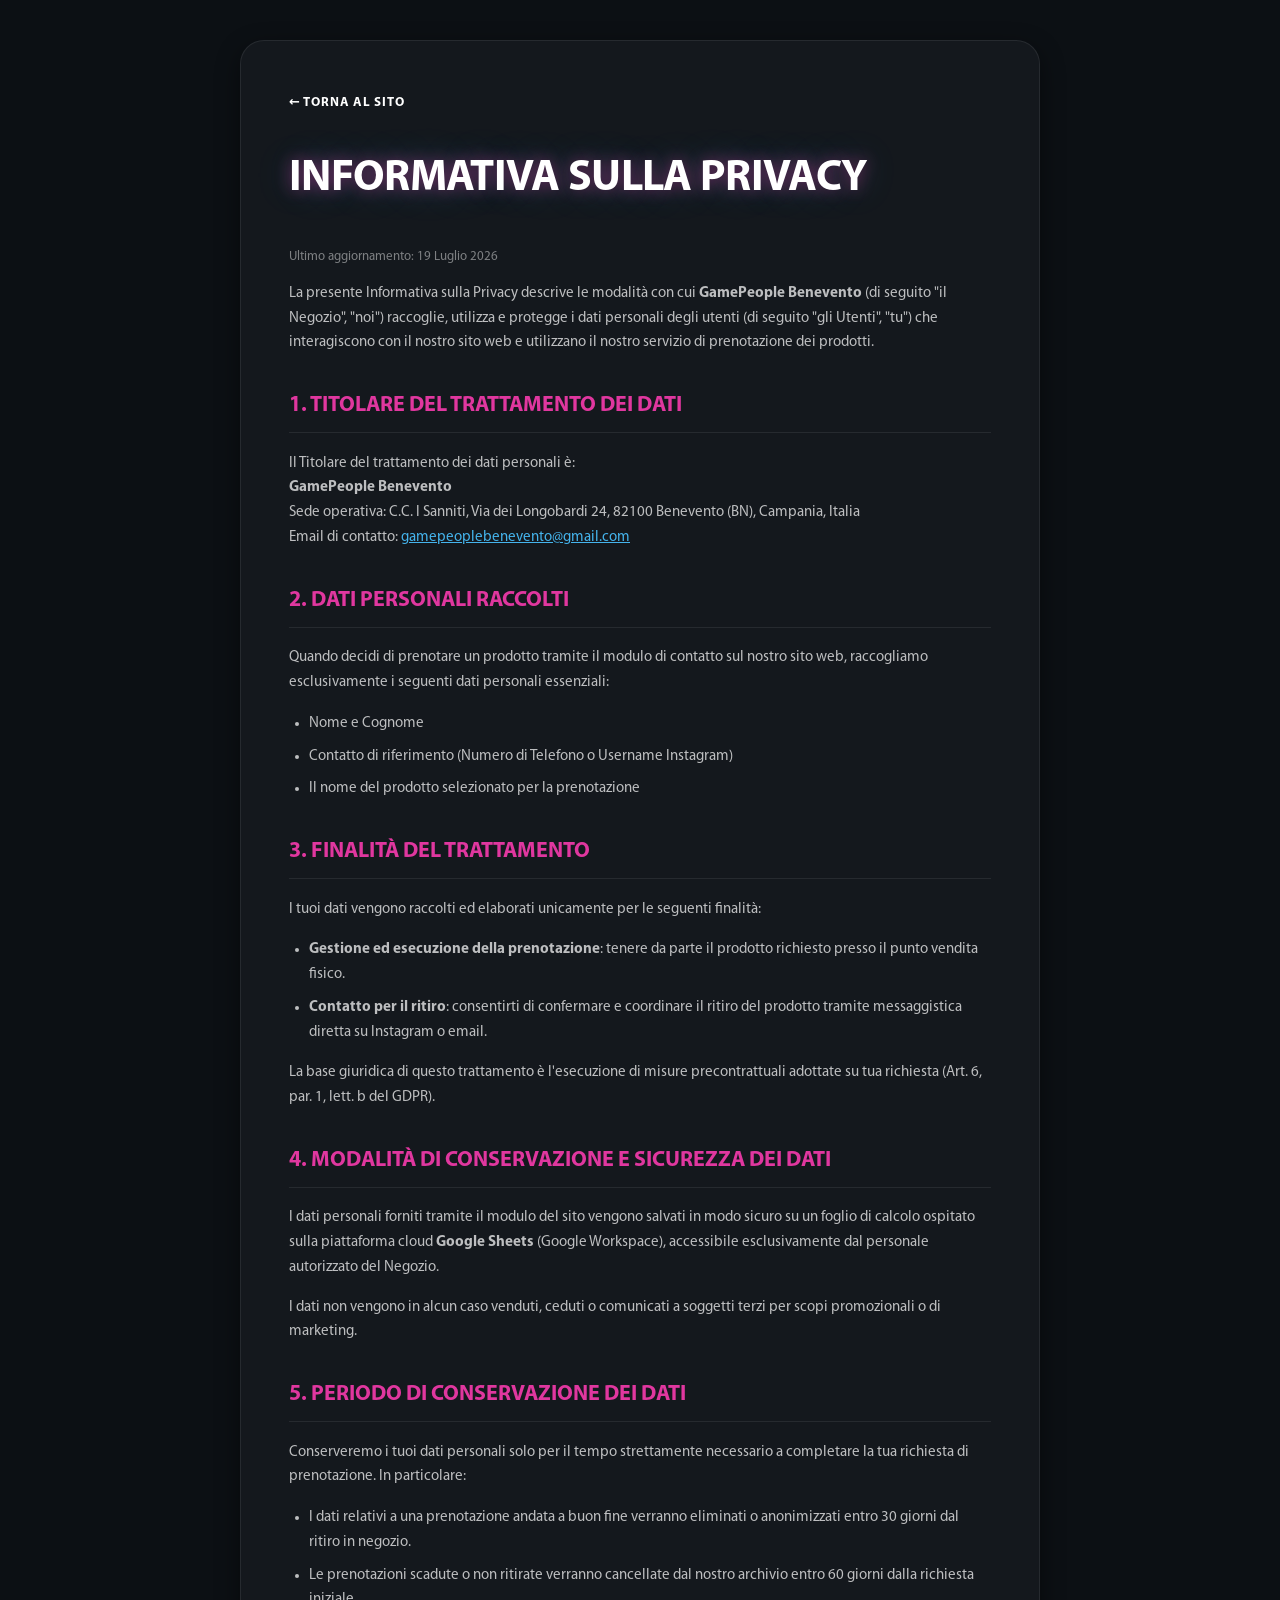
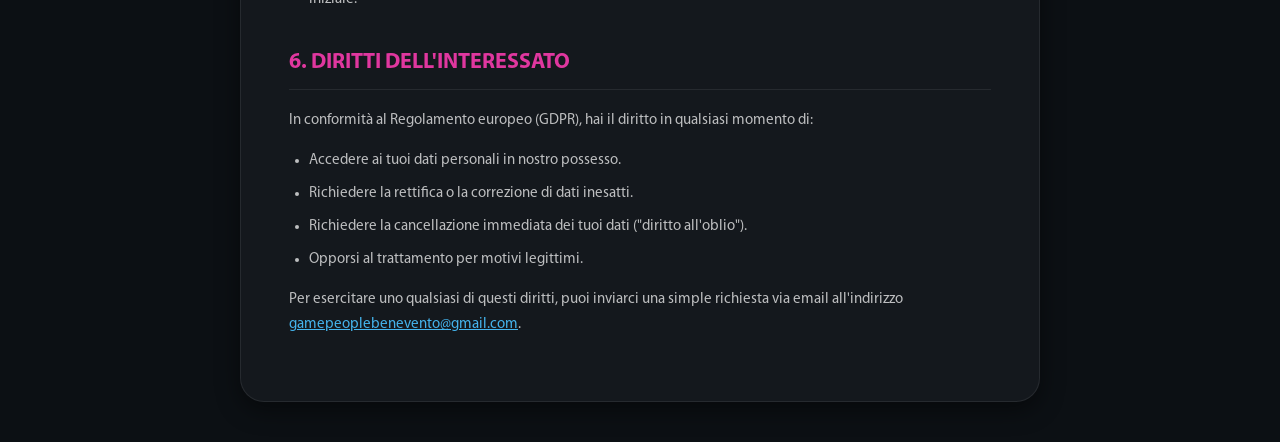
<file: privacy.html>
<!DOCTYPE html>
<html lang="it">
<head>
  <meta charset="utf-8">
  <meta name="viewport" content="width=device-width, initial-scale=1">
  <title>Informativa sulla Privacy | GamePeople Benevento</title>
  <link rel="icon" href="../assets/logo-favicon.svg" type="image/svg+xml">
  <link rel="stylesheet" href="../colors_and_type.css">
  <style>
    body {
      background: var(--bg-stage);
      color: var(--fg-1);
      font-family: var(--font-body);
      line-height: 1.65;
      margin: 0;
      padding: 40px 20px;
      display: flex;
      justify-content: center;
      align-items: center;
      min-height: 100vh;
      box-sizing: border-box;
    }
    .container {
      max-width: 800px;
      width: 100%;
      background: var(--bg-card);
      border: 1px solid var(--border-hairline);
      border-radius: var(--radius-lg);
      padding: clamp(24px, 6vw, 48px);
      box-shadow: var(--shadow-card);
      box-sizing: border-box;
    }
    h1 {
      font-family: var(--font-display);
      text-transform: uppercase;
      color: #fff;
      text-shadow: var(--glow-headline-soft);
      margin-top: 0;
      font-size: clamp(28px, 4vw, 44px);
      letter-spacing: -0.015em;
    }
    h2 {
      font-family: var(--font-display);
      text-transform: uppercase;
      color: var(--gp-magenta-bright);
      margin-top: 32px;
      font-size: clamp(18px, 2.5vw, 22px);
      border-bottom: 1px solid var(--border-hairline);
      padding-bottom: 8px;
    }
    p, li {
      color: var(--fg-2);
      font-size: 15px;
    }
    ul {
      padding-left: 20px;
    }
    li {
      margin-bottom: 8px;
    }
    a {
      color: var(--gp-blue-bright);
      text-decoration: underline;
      transition: color 0.15s ease;
    }
    a:hover {
      color: #fff;
    }
    .back-btn {
      display: inline-flex;
      align-items: center;
      margin-bottom: 30px;
      color: #fff;
      font-weight: 700;
      text-transform: uppercase;
      font-size: 13px;
      letter-spacing: .06em;
      gap: 6px;
      transition: transform 0.15s ease;
      text-decoration: none;
    }
    .back-btn:hover {
      transform: translateX(-3px);
      color: var(--gp-magenta-bright);
    }
  </style>
</head>
<body>
  <div class="container">
    <a href="/" class="back-btn">
      ← Torna al sito
    </a>
    <h1>Informativa sulla Privacy</h1>
    <p style="color: var(--fg-3); font-size: 13px;">Ultimo aggiornamento: 19 Luglio 2026</p>
    <p>La presente Informativa sulla Privacy descrive le modalità con cui <strong>GamePeople Benevento</strong> (di seguito "il Negozio", "noi") raccoglie, utilizza e protegge i dati personali degli utenti (di seguito "gli Utenti", "tu") che interagiscono con il nostro sito web e utilizzano il nostro servizio di prenotazione dei prodotti.</p>

    <h2>1. Titolare del Trattamento dei Dati</h2>
    <p>Il Titolare del trattamento dei dati personali è:<br>
    <strong>GamePeople Benevento</strong><br>
    Sede operativa: C.C. I Sanniti, Via dei Longobardi 24, 82100 Benevento (BN), Campania, Italia<br>
    Email di contatto: <a href="mailto:gamepeoplebenevento@gmail.com">gamepeoplebenevento@gmail.com</a></p>

    <h2>2. Dati Personali Raccolti</h2>
    <p>Quando decidi di prenotare un prodotto tramite il modulo di contatto sul nostro sito web, raccogliamo esclusivamente i seguenti dati personali essenziali:</p>
    <ul>
      <li>Nome e Cognome</li>
      <li>Contatto di riferimento (Numero di Telefono o Username Instagram)</li>
      <li>Il nome del prodotto selezionato per la prenotazione</li>
    </ul>

    <h2>3. Finalità del Trattamento</h2>
    <p>I tuoi dati vengono raccolti ed elaborati unicamente per le seguenti finalità:</p>
    <ul>
      <li><strong>Gestione ed esecuzione della prenotazione</strong>: tenere da parte il prodotto richiesto presso il punto vendita fisico.</li>
      <li><strong>Contatto per il ritiro</strong>: consentirti di confermare e coordinare il ritiro del prodotto tramite messaggistica diretta su Instagram o email.</li>
    </ul>
    <p>La base giuridica di questo trattamento è l'esecuzione di misure precontrattuali adottate su tua richiesta (Art. 6, par. 1, lett. b del GDPR).</p>

    <h2>4. Modalità di Conservazione e Sicurezza dei Dati</h2>
    <p>I dati personali forniti tramite il modulo del sito vengono salvati in modo sicuro su un foglio di calcolo ospitato sulla piattaforma cloud <strong>Google Sheets</strong> (Google Workspace), accessibile esclusivamente dal personale autorizzato del Negozio.</p>
    <p>I dati non vengono in alcun caso venduti, ceduti o comunicati a soggetti terzi per scopi promozionali o di marketing.</p>

    <h2>5. Periodo di Conservazione dei Dati</h2>
    <p>Conserveremo i tuoi dati personali solo per il tempo strettamente necessario a completare la tua richiesta di prenotazione. In particolare:</p>
    <ul>
      <li>I dati relativi a una prenotazione andata a buon fine verranno eliminati o anonimizzati entro 30 giorni dal ritiro in negozio.</li>
      <li>Le prenotazioni scadute o non ritirate verranno cancellate dal nostro archivio entro 60 giorni dalla richiesta iniziale.</li>
    </ul>

    <h2>6. Diritti dell'Interessato</h2>
    <p>In conformità al Regolamento europeo (GDPR), hai il diritto in qualsiasi momento di:</p>
    <ul>
      <li>Accedere ai tuoi dati personali in nostro possesso.</li>
      <li>Richiedere la rettifica o la correzione di dati inesatti.</li>
      <li>Richiedere la cancellazione immediata dei tuoi dati ("diritto all'oblio").</li>
      <li>Opporsi al trattamento per motivi legittimi.</li>
    </ul>
    <p>Per esercitare uno qualsiasi di questi diritti, puoi inviarci una simple richiesta via email all'indirizzo <a href="mailto:gamepeoplebenevento@gmail.com">gamepeoplebenevento@gmail.com</a>.</p>
  </div>
</body>
</html>
</file>
<file: colors_and_type.css>
/* ============================================================
   GamePeople Benevento — Colors & Type
   Source: Figma "GamePeople.fig" — extracted Nov 2025
   Brand: Italian TCG / collectibles store, Benevento, Italy
   ============================================================ */

/* ----- Brand webfont: Myriad Pro (self-hosted, user-supplied) -----
   The real brand face. Humanist sans with full condensed family.
   - Regular / Light / Semibold / Bold  → body, UI, subheads
   - Bold Condensed (+italic)            → display headlines & "moment" lines
   Family names below are referenced by --font-display / --font-body. */

@font-face {
  font-family: 'Myriad Pro';
  font-weight: 300;
  font-style: normal;
  src: url('fonts/MyriadPro-Light.otf') format('opentype');
  font-display: swap;
}

@font-face {
  font-family: 'Myriad Pro';
  font-weight: 400;
  font-style: normal;
  src: url('fonts/MYRIADPRO-REGULAR.OTF') format('opentype');
  font-display: swap;
}

@font-face {
  font-family: 'Myriad Pro';
  font-weight: 600;
  font-style: normal;
  src: url('fonts/MYRIADPRO-SEMIBOLD.OTF') format('opentype');
  font-display: swap;
}

@font-face {
  font-family: 'Myriad Pro';
  font-weight: 600;
  font-style: italic;
  src: url('fonts/MYRIADPRO-SEMIBOLDIT.OTF') format('opentype');
  font-display: swap;
}

@font-face {
  font-family: 'Myriad Pro';
  font-weight: 700;
  font-style: normal;
  src: url('fonts/MYRIADPRO-BOLD.OTF') format('opentype');
  font-display: swap;
}

@font-face {
  font-family: 'Myriad Pro';
  font-weight: 700;
  font-style: italic;
  src: url('fonts/MYRIADPRO-BOLDIT.OTF') format('opentype');
  font-display: swap;
}

/* Condensed cuts get their own family name (stretch is unreliable for .otf) */
@font-face {
  font-family: 'Myriad Pro Cond';
  font-weight: 400;
  font-style: normal;
  src: url('fonts/MYRIADPRO-COND.OTF') format('opentype');
  font-display: swap;
}

@font-face {
  font-family: 'Myriad Pro Cond';
  font-weight: 400;
  font-style: italic;
  src: url('fonts/MYRIADPRO-CONDIT.OTF') format('opentype');
  font-display: swap;
}

@font-face {
  font-family: 'Myriad Pro Cond';
  font-weight: 700;
  font-style: normal;
  src: url('fonts/MYRIADPRO-BOLDCOND.OTF') format('opentype');
  font-display: swap;
}

@font-face {
  font-family: 'Myriad Pro Cond';
  font-weight: 700;
  font-style: italic;
  src: url('fonts/MYRIADPRO-BOLDCONDIT.OTF') format('opentype');
  font-display: swap;
}

/* ----- Paired display face: Bricolage Grotesque (Google Fonts CDN) -----
   Characterful modern grotesque for short hero headlines. Pairs with the
   humanist Myriad Pro workhorse. Not a brand-supplied file — CDN-delivered. */
@import url('https://fonts.googleapis.com/css2?family=Bricolage+Grotesque:opsz,wght@12..96,600;12..96,700;12..96,800&display=swap');

:root {
  /* ---------- BRAND CORE (real logo palette) ------------- */
  --gp-magenta: #B31E80;
  /* primary brand magenta (real logo) */
  --gp-magenta-deep: #8E1566;
  /* shadow / hover variant       */
  --gp-magenta-bright: #E0379F;
  /* lifted magenta for glow on dark */
  --gp-blue: #2D99D5;
  /* secondary blue (real logo dots) */
  --gp-blue-deep: #2178AB;
  --gp-blue-bright: #45B4ED;
  /* lifted blue for glow on dark   */
  --gp-cyan: #2D99D5;
  /* alias — brand secondary is this blue */
  --gp-cyan-deep: #2178AB;

  /* ---------- COMMUNICATION PALETTE ----------------------- */
  /* Dark stage + white headlines wrapped in a magenta/blue chroma glow */
  --gp-ink: #0C1014;
  /* official Figma var "gray-100" */
  --gp-ink-soft: #14181D;
  /* lifted surface on dark      */
  --gp-ink-card: #1E2329;
  /* tertiary surface            */
  --gp-paper: #FFFFFF;
  /* official Figma var "white-100" */
  --gp-paper-dim: rgba(255, 255, 255, .72);
  --gp-paper-mute: rgba(255, 255, 255, .45);

  /* ---------- SEMANTIC SURFACES --------------------------- */
  --fg-1: var(--gp-paper);
  /* primary text on dark */
  --fg-2: var(--gp-paper-dim);
  /* secondary text       */
  --fg-3: var(--gp-paper-mute);
  /* tertiary / meta      */
  --fg-accent: var(--gp-paper);
  /* hero headline fill = white + chroma glow */
  --fg-magenta: var(--gp-magenta-bright);
  /* magenta accent on dark */
  --fg-blue: var(--gp-blue-bright);
  /* blue accent on dark    */
  --fg-link: var(--gp-blue-bright);
  /* link / pin / CTA       */
  --fg-pop: var(--gp-magenta);
  /* pop-callout ink (was orange) */

  --bg-stage: var(--gp-ink);
  /* default canvas       */
  --bg-stage-grad: radial-gradient(circle at 50% 0%, #1A1F26 0%, #0C1014 60%);
  --bg-card: var(--gp-ink-soft);
  --bg-card-2: var(--gp-ink-card);

  --border-hairline: rgba(255, 255, 255, .08);
  --border-strong: rgba(255, 255, 255, .18);

  /* ---------- TYPOGRAPHY (FAMILIES) ----------------------- */
  /* Display: Bricolage Grotesque — paired display face for short hero words */
  --font-display: 'Bricolage Grotesque', 'Myriad Pro', system-ui, sans-serif;
  /* Condensed: Myriad Pro Bold Condensed — for long headline lines        */
  --font-cond: 'Myriad Pro Cond', 'Arial Narrow', sans-serif;
  /* Subhead / body / UI: Myriad Pro upright                                */
  --font-body: 'Myriad Pro', 'Helvetica Neue', system-ui, -apple-system, Arial, sans-serif;
  /* "Moment" lines (timestamps): Myriad Pro Condensed (bold + italic)      */
  --font-moment: 'Myriad Pro Cond', 'Myriad Pro', sans-serif;
  --font-serif: var(--font-moment);
  /* back-compat alias */

  /* ---------- TYPE SCALE (px) ----------------------------- */
  --fs-display-xl: 220px;
  /* hero IG headlines (FB09, YU-GI-OH!) */
  --fs-display-lg: 140px;
  --fs-display-md: 88px;
  --fs-h1: 64px;
  --fs-h2: 44px;
  --fs-h3: 32px;
  --fs-body-lg: 22px;
  --fs-body: 17px;
  --fs-body-sm: 14px;
  --fs-meta: 12px;

  --lh-tight: 0.92;
  --lh-snug: 1.05;
  --lh-normal: 1.35;
  --lh-loose: 1.55;

  --ls-display: -0.01em;
  --ls-headline: 0.02em;
  --ls-caps: 0.08em;
  /* wide-tracked label caps */

  /* ---------- SPACING (modular, 4px base) ----------------- */
  --sp-1: 4px;
  --sp-2: 8px;
  --sp-3: 12px;
  --sp-4: 16px;
  --sp-5: 24px;
  --sp-6: 32px;
  --sp-7: 48px;
  --sp-8: 64px;
  --sp-9: 96px;

  /* ---------- RADII & SHADOWS ----------------------------- */
  --radius-sm: 6px;
  --radius-md: 12px;
  --radius-lg: 24px;
  --radius-pill: 999px;

  /* The signature chroma glow: magenta core + blue halo + faint white.
     Wraps the white hero headlines — neon-arcade energy for the TCG store. */
  --glow-headline: 0 0 22px rgba(224, 55, 159, .60),
    0 0 52px rgba(69, 180, 237, .42),
    0 0 8px rgba(255, 255, 255, .30);
  --glow-headline-soft: 0 0 16px rgba(224, 55, 159, .45),
    0 0 34px rgba(69, 180, 237, .30);
  /* Single-hue glows for monochrome headlines */
  --glow-magenta: 0 0 26px rgba(224, 55, 159, .60), 0 0 10px rgba(224, 55, 159, .55);
  --glow-blue: 0 0 26px rgba(69, 180, 237, .60), 0 0 10px rgba(69, 180, 237, .55);

  --shadow-card: 0 8px 24px rgba(0, 0, 0, .45);
  --shadow-pop: 0 12px 40px rgba(0, 0, 0, .6);
}

/* ============================================================
   SEMANTIC ELEMENT STYLES
   Apply by default to common tags + .gp-* helpers
   ============================================================ */

.gp-stage {
  background: var(--bg-stage);
  color: var(--fg-1);
  font-family: var(--font-body);
}

/* ----- Display headlines (white, wrapped in the chroma glow) - */
.gp-display,
h1.gp-display {
  font-family: var(--font-display);
  font-weight: 800;
  /* Bricolage Grotesque ExtraBold */
  font-size: var(--fs-display-lg);
  line-height: var(--lh-tight);
  letter-spacing: var(--ls-display);
  color: var(--fg-accent);
  /* white */
  text-shadow: var(--glow-headline);
  text-transform: uppercase;
}

.gp-display--xl {
  font-size: var(--fs-display-xl);
}

.gp-display--md {
  font-size: var(--fs-display-md);
}

/* Monochrome headline variants */
.gp-display--magenta {
  color: var(--fg-magenta);
  text-shadow: var(--glow-magenta);
}

.gp-display--blue {
  color: var(--fg-blue);
  text-shadow: var(--glow-blue);
}

/* Condensed display for long Italian lines (uses the Myriad cut) */
.gp-display--cond {
  font-family: var(--font-cond);
  font-weight: 700;
  letter-spacing: 0;
}

/* ----- White subhead (the bold sans line under headlines) -- */
.gp-subhead {
  font-family: var(--font-body);
  font-weight: 700;
  font-size: var(--fs-h2);
  line-height: var(--lh-snug);
  letter-spacing: var(--ls-headline);
  color: var(--fg-1);
  text-transform: uppercase;
}

/* ----- "Moment" lines (timestamps, "DOMANI alle 15:00") ----
   Myriad Pro Condensed; magenta upright bold noun + white
   condensed italic time.                                       */
.gp-serif,
.gp-moment {
  font-family: var(--font-moment);
  font-weight: 700;
  font-size: var(--fs-display-md);
  line-height: var(--lh-snug);
  color: var(--fg-magenta);
  text-shadow: var(--glow-magenta);
  text-transform: uppercase;
}

.gp-serif--italic,
.gp-moment--italic {
  font-style: italic;
  font-weight: 400;
  text-transform: none;
  color: var(--fg-1);
  text-shadow: 0 0 18px rgba(255, 255, 255, .25);
}

/* ----- Pop callout (orange box for unexpected finds) ------- */
.gp-pop {
  display: inline-block;
  background: var(--gp-paper);
  color: var(--fg-pop);
  font-family: var(--font-body);
  font-weight: 700;
  text-transform: uppercase;
  font-size: var(--fs-h3);
  padding: var(--sp-3) var(--sp-5);
  letter-spacing: 0;
  line-height: 1.18;
  border-radius: 4px;
  box-shadow: var(--shadow-pop);
}

/* ----- Wide-tracked label caps ----------------------------- */
.gp-label {
  font-family: var(--font-body);
  font-weight: 700;
  font-size: var(--fs-body-sm);
  text-transform: uppercase;
  letter-spacing: var(--ls-caps);
  color: var(--fg-2);
}

/* ----- Body copy ------------------------------------------- */
.gp-body {
  font-family: var(--font-body);
  font-weight: 400;
  font-size: var(--fs-body);
  line-height: var(--lh-loose);
  color: var(--fg-2);
  text-wrap: pretty;
}

/* ----- Address / meta block (Facebook cover style) --------- */
.gp-meta {
  font-family: var(--font-body);
  font-weight: 700;
  font-size: var(--fs-body-lg);
  color: var(--fg-1);
}

.gp-meta__sub {
  font-weight: 400;
  color: var(--fg-2);
  font-size: var(--fs-body);
}
</file>
